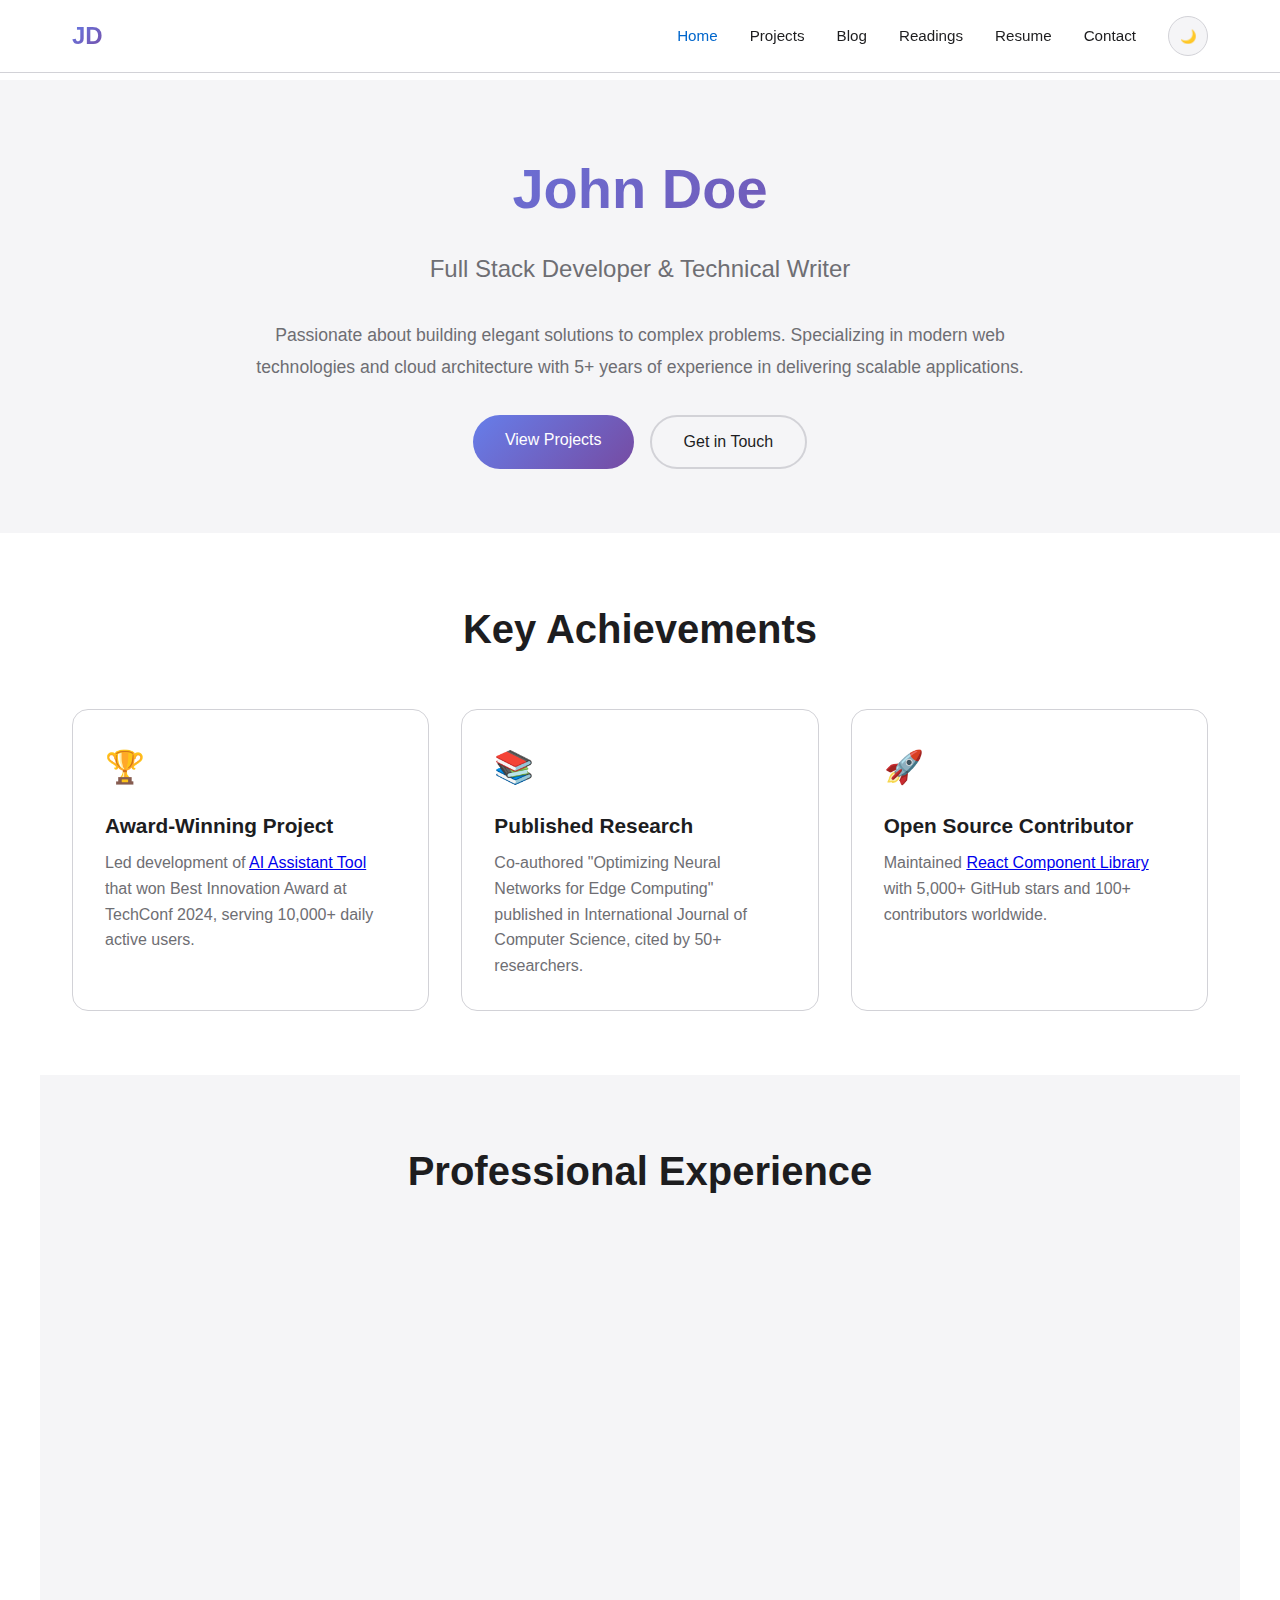
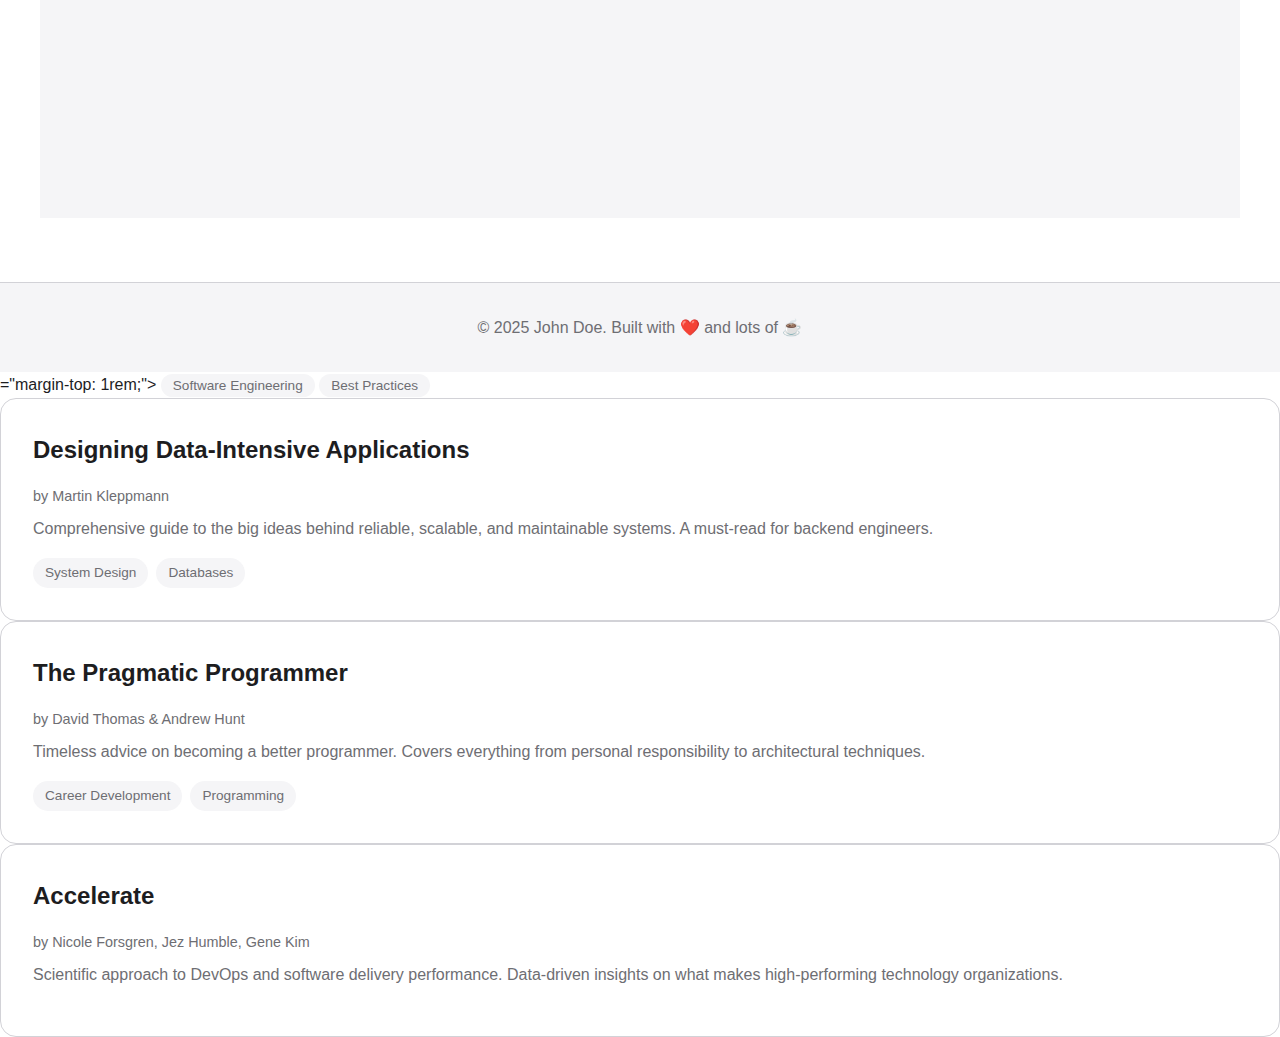
<file: index.html>
<!DOCTYPE html>
<html lang="en">
<head>
    <meta charset="UTF-8">
    <meta name="viewport" content="width=device-width, initial-scale=1.0">
    <title>John Doe - Portfolio</title>
    <style>
        * {
            margin: 0;
            padding: 0;
            box-sizing: border-box;
        }

        :root {
            --bg-primary: #ffffff;
            --bg-secondary: #f5f5f7;
            --bg-card: #ffffff;
            --text-primary: #1d1d1f;
            --text-secondary: #6e6e73;
            --text-link: #0066cc;
            --border-color: #d2d2d7;
            --shadow: 0 4px 6px -1px rgba(0,0,0,0.1);
            --gradient: linear-gradient(135deg, #667eea 0%, #764ba2 100%);
            --accent: #0066cc;
        }

        [data-theme="dark"] {
            --bg-primary: #000000;
            --bg-secondary: #161617;
            --bg-card: #1d1d1f;
            --text-primary: #f5f5f7;
            --text-secondary: #a1a1a6;
            --text-link: #2997ff;
            --border-color: #424245;
            --shadow: 0 4px 6px -1px rgba(0,0,0,0.4);
            --accent: #2997ff;
        }

        body {
            font-family: -apple-system, BlinkMacSystemFont, 'Segoe UI', Roboto, Oxygen, Ubuntu, Cantarell, sans-serif;
            background: var(--bg-primary);
            color: var(--text-primary);
            line-height: 1.6;
            transition: all 0.3s ease;
            overflow-x: hidden;
        }

        /* Navigation */
        nav {
            position: fixed;
            top: 0;
            width: 100%;
            background: rgba(255,255,255,0.8);
            backdrop-filter: blur(20px);
            -webkit-backdrop-filter: blur(20px);
            z-index: 1000;
            border-bottom: 1px solid var(--border-color);
            transition: all 0.3s ease;
        }

        [data-theme="dark"] nav {
            background: rgba(0,0,0,0.8);
        }

        .nav-container {
            max-width: 1200px;
            margin: 0 auto;
            padding: 1rem 2rem;
            display: flex;
            justify-content: space-between;
            align-items: center;
        }

        .nav-brand {
            font-size: 1.5rem;
            font-weight: 600;
            background: var(--gradient);
            -webkit-background-clip: text;
            -webkit-text-fill-color: transparent;
            text-decoration: none;
        }

        .nav-menu {
            display: flex;
            gap: 2rem;
            align-items: center;
            list-style: none;
        }

        .nav-link {
            color: var(--text-primary);
            text-decoration: none;
            font-size: 0.95rem;
            font-weight: 500;
            transition: color 0.3s ease;
            cursor: pointer;
        }

        .nav-link:hover {
            color: var(--accent);
        }

        .nav-link.active {
            color: var(--accent);
        }

        /* Theme Toggle */
        .theme-toggle {
            background: var(--bg-secondary);
            border: 1px solid var(--border-color);
            border-radius: 50%;
            width: 40px;
            height: 40px;
            display: flex;
            align-items: center;
            justify-content: center;
            cursor: pointer;
            transition: all 0.3s ease;
        }

        .theme-toggle:hover {
            transform: scale(1.1);
        }

        /* Main Content */
        .content {
            margin-top: 80px;
            min-height: calc(100vh - 80px);
            animation: fadeIn 0.6s ease;
        }

        .page {
            display: none;
            animation: slideIn 0.5s ease;
        }

        .page.active {
            display: block;
        }

        /* Hero Section */
        .hero {
            padding: 4rem 2rem;
            text-align: center;
            background: var(--bg-secondary);
        }

        .hero-content {
            max-width: 800px;
            margin: 0 auto;
        }

        .hero h1 {
            font-size: 3.5rem;
            font-weight: 700;
            margin-bottom: 1rem;
            background: var(--gradient);
            -webkit-background-clip: text;
            -webkit-text-fill-color: transparent;
            animation: slideDown 0.8s ease;
        }

        .hero .subtitle {
            font-size: 1.5rem;
            color: var(--text-secondary);
            margin-bottom: 2rem;
            animation: slideUp 0.8s ease;
        }

        .hero-description {
            font-size: 1.1rem;
            color: var(--text-secondary);
            line-height: 1.8;
            margin-bottom: 2rem;
        }

        .hero-cta {
            display: flex;
            gap: 1rem;
            justify-content: center;
            flex-wrap: wrap;
        }

        .btn {
            padding: 0.75rem 2rem;
            border-radius: 50px;
            text-decoration: none;
            font-weight: 500;
            transition: all 0.3s ease;
            display: inline-block;
            border: none;
            cursor: pointer;
        }

        .btn-primary {
            background: var(--gradient);
            color: white;
        }

        .btn-secondary {
            background: transparent;
            color: var(--text-primary);
            border: 2px solid var(--border-color);
        }

        .btn:hover {
            transform: translateY(-2px);
            box-shadow: var(--shadow);
        }

        /* Sections */
        .section {
            padding: 4rem 2rem;
            max-width: 1200px;
            margin: 0 auto;
        }

        .section-title {
            font-size: 2.5rem;
            font-weight: 600;
            margin-bottom: 3rem;
            text-align: center;
        }

        /* Key Achievements */
        .achievements {
            display: grid;
            grid-template-columns: repeat(auto-fit, minmax(300px, 1fr));
            gap: 2rem;
            margin-top: 3rem;
        }

        .achievement-card {
            background: var(--bg-card);
            padding: 2rem;
            border-radius: 16px;
            border: 1px solid var(--border-color);
            transition: all 0.3s ease;
        }

        .achievement-card:hover {
            transform: translateY(-5px);
            box-shadow: var(--shadow);
        }

        .achievement-icon {
            font-size: 2rem;
            margin-bottom: 1rem;
        }

        .achievement-title {
            font-size: 1.3rem;
            font-weight: 600;
            margin-bottom: 0.5rem;
        }

        .achievement-description {
            color: var(--text-secondary);
            line-height: 1.6;
        }

        /* Projects Grid */
        .projects-grid {
            display: grid;
            grid-template-columns: repeat(auto-fit, minmax(350px, 1fr));
            gap: 2rem;
        }

        .project-card {
            background: var(--bg-card);
            border-radius: 16px;
            overflow: hidden;
            border: 1px solid var(--border-color);
            transition: all 0.3s ease;
        }

        .project-card:hover {
            transform: translateY(-5px);
            box-shadow: var(--shadow);
        }

        .project-image {
            width: 100%;
            height: 200px;
            background: var(--gradient);
            display: flex;
            align-items: center;
            justify-content: center;
            font-size: 3rem;
        }

        .project-content {
            padding: 1.5rem;
        }

        .project-title {
            font-size: 1.3rem;
            font-weight: 600;
            margin-bottom: 0.5rem;
        }

        .project-title a {
            color: var(--text-primary);
            text-decoration: none;
            display: inline-flex;
            align-items: center;
            gap: 0.5rem;
        }

        .project-title a:hover {
            color: var(--accent);
        }

        .github-link {
            font-size: 0.9rem;
        }

        .project-description {
            color: var(--text-secondary);
            margin-bottom: 1rem;
        }

        .project-tech {
            display: flex;
            flex-wrap: wrap;
            gap: 0.5rem;
        }

        .tech-tag {
            background: var(--bg-secondary);
            padding: 0.25rem 0.75rem;
            border-radius: 20px;
            font-size: 0.85rem;
            color: var(--text-secondary);
        }

        /* Blog Section */
        .blog-grid {
            display: grid;
            grid-template-columns: repeat(auto-fit, minmax(350px, 1fr));
            gap: 2rem;
        }

        .blog-card {
            background: var(--bg-card);
            border-radius: 16px;
            padding: 2rem;
            border: 1px solid var(--border-color);
            transition: all 0.3s ease;
            cursor: pointer;
        }

        .blog-card:hover {
            transform: translateY(-5px);
            box-shadow: var(--shadow);
        }

        .blog-date {
            color: var(--text-secondary);
            font-size: 0.9rem;
            margin-bottom: 0.5rem;
        }

        .blog-title {
            font-size: 1.5rem;
            font-weight: 600;
            margin-bottom: 1rem;
            color: var(--text-primary);
        }

        .blog-excerpt {
            color: var(--text-secondary);
            line-height: 1.6;
            margin-bottom: 1rem;
        }

        .read-more {
            color: var(--accent);
            text-decoration: none;
            font-weight: 500;
        }

        /* Contact Section */
        .contact-container {
            max-width: 600px;
            margin: 0 auto;
            text-align: center;
        }

        .contact-info {
            display: flex;
            flex-direction: column;
            gap: 1.5rem;
            margin-top: 2rem;
        }

        .contact-item {
            display: flex;
            align-items: center;
            justify-content: center;
            gap: 1rem;
            font-size: 1.1rem;
        }

        .contact-item a {
            color: var(--accent);
            text-decoration: none;
        }

        .social-links {
            display: flex;
            gap: 1.5rem;
            justify-content: center;
            margin-top: 2rem;
        }

        .social-link {
            width: 50px;
            height: 50px;
            display: flex;
            align-items: center;
            justify-content: center;
            background: var(--bg-secondary);
            border-radius: 50%;
            color: var(--text-primary);
            text-decoration: none;
            transition: all 0.3s ease;
            border: 1px solid var(--border-color);
        }

        .social-link:hover {
            transform: scale(1.1);
            background: var(--accent);
            color: white;
        }

        /* Animations */
        @keyframes fadeIn {
            from { opacity: 0; }
            to { opacity: 1; }
        }

        @keyframes slideIn {
            from { transform: translateX(20px); opacity: 0; }
            to { transform: translateX(0); opacity: 1; }
        }

        @keyframes slideDown {
            from { transform: translateY(-20px); opacity: 0; }
            to { transform: translateY(0); opacity: 1; }
        }

        @keyframes slideUp {
            from { transform: translateY(20px); opacity: 0; }
            to { transform: translateY(0); opacity: 1; }
        }

        /* Responsive */
        @media (max-width: 768px) {
            .nav-menu {
                flex-direction: column;
                gap: 1rem;
            }

            .hero h1 {
                font-size: 2.5rem;
            }

            .hero .subtitle {
                font-size: 1.2rem;
            }

            .section-title {
                font-size: 2rem;
            }
        }

        /* Footer */
        footer {
            background: var(--bg-secondary);
            padding: 2rem;
            text-align: center;
            border-top: 1px solid var(--border-color);
            margin-top: 4rem;
        }

        .footer-text {
            color: var(--text-secondary);
        }
    </style>
</head>
<body>
    <!-- Navigation -->
    <nav>
        <div class="nav-container">
            <a href="#" class="nav-brand">JD</a>
            <ul class="nav-menu">
                <li><a class="nav-link active" data-page="home">Home</a></li>
                <li><a class="nav-link" data-page="projects">Projects</a></li>
                <li><a class="nav-link" data-page="blog">Blog</a></li>
                <li><a class="nav-link" data-page="readings">Readings</a></li>
                <li><a class="nav-link" data-page="resume">Resume</a></li>
                <li><a class="nav-link" data-page="contact">Contact</a></li>
                <li>
                    <button class="theme-toggle" onclick="toggleTheme()">
                        <span id="theme-icon">🌙</span>
                    </button>
                </li>
            </ul>
        </div>
    </nav>

    <!-- Main Content -->
    <div class="content">
        <!-- Home Page -->
        <div id="home" class="page active">
            <section class="hero">
                <div class="hero-content">
                    <h1>John Doe</h1>
                    <p class="subtitle">Full Stack Developer & Technical Writer</p>
                    <p class="hero-description">
                        Passionate about building elegant solutions to complex problems. 
                        Specializing in modern web technologies and cloud architecture with 
                        5+ years of experience in delivering scalable applications.
                    </p>
                    <div class="hero-cta">
                        <a href="#" class="btn btn-primary" onclick="showPage('projects')">View Projects</a>
                        <a href="#" class="btn btn-secondary" onclick="showPage('contact')">Get in Touch</a>
                    </div>
                </div>
            </section>

            <section class="section">
                <h2 class="section-title">Key Achievements</h2>
                <div class="achievements">
                    <div class="achievement-card">
                        <div class="achievement-icon">🏆</div>
                        <h3 class="achievement-title">Award-Winning Project</h3>
                        <p class="achievement-description">
                            Led development of <a href="https://github.com/yourusername/ai-assistant" target="_blank">AI Assistant Tool</a> 
                            that won Best Innovation Award at TechConf 2024, serving 10,000+ daily active users.
                        </p>
                    </div>
                    <div class="achievement-card">
                        <div class="achievement-icon">📚</div>
                        <h3 class="achievement-title">Published Research</h3>
                        <p class="achievement-description">
                            Co-authored "Optimizing Neural Networks for Edge Computing" published in 
                            International Journal of Computer Science, cited by 50+ researchers.
                        </p>
                    </div>
                    <div class="achievement-card">
                        <div class="achievement-icon">🚀</div>
                        <h3 class="achievement-title">Open Source Contributor</h3>
                        <p class="achievement-description">
                            Maintained <a href="https://github.com/yourusername/react-components" target="_blank">React Component Library</a> 
                            with 5,000+ GitHub stars and 100+ contributors worldwide.
                        </p>
                    </div>
                </div>
            </section>

            <section class="section" style="background: var(--bg-secondary);">
                <h2 class="section-title">Professional Experience</h2>
                <div style="max-width: 800px; margin: 0 auto;">
                    <div class="achievement-card" style="margin-bottom: 2rem;">
                        <h3 style="font-size: 1.3rem; margin-bottom: 0.5rem;">Senior Full Stack Developer</h3>
                        <p style="color: var(--text-secondary); margin-bottom: 1rem;">Tech Corp • 2022 - Present</p>
                        <ul style="color: var(--text-secondary); line-height: 1.8; padding-left: 1.5rem;">
                            <li>Architected microservices infrastructure serving 1M+ requests daily</li>
                            <li>Led team of 5 developers in agile environment</li>
                            <li>Reduced deployment time by 60% through CI/CD optimization</li>
                        </ul>
                    </div>
                    <div class="achievement-card">
                        <h3 style="font-size: 1.3rem; margin-bottom: 0.5rem;">Software Engineer</h3>
                        <p style="color: var(--text-secondary); margin-bottom: 1rem;">StartupXYZ • 2020 - 2022</p>
                        <ul style="color: var(--text-secondary); line-height: 1.8; padding-left: 1.5rem;">
                            <li>Built real-time analytics dashboard using React and D3.js</li>
                            <li>Implemented REST APIs handling 10,000+ requests per minute</li>
                            <li>Mentored 3 junior developers and conducted code reviews</li>
                        </ul>
                    </div>
                </div>
            </section>
        </div>

        <!-- Projects Page -->
        <div id="projects" class="page">
            <section class="section">
                <h2 class="section-title">Featured Projects</h2>
                <div class="projects-grid">
                    <div class="project-card">
                        <div class="project-image">🤖</div>
                        <div class="project-content">
                            <h3 class="project-title">
                                <a href="https://github.com/yourusername/ai-chatbot" target="_blank">
                                    AI Chatbot Platform <span class="github-link">↗</span>
                                </a>
                            </h3>
                            <p class="project-description">
                                Intelligent chatbot platform using GPT-4 API with custom training capabilities. 
                                Features real-time responses and multi-language support.
                            </p>
                            <div class="project-tech">
                                <span class="tech-tag">React</span>
                                <span class="tech-tag">Node.js</span>
                                <span class="tech-tag">OpenAI</span>
                                <span class="tech-tag">MongoDB</span>
                            </div>
                        </div>
                    </div>
                    <div class="project-card">
                        <div class="project-image">📊</div>
                        <div class="project-content">
                            <h3 class="project-title">
                                <a href="https://github.com/yourusername/analytics-dashboard" target="_blank">
                                    Analytics Dashboard <span class="github-link">↗</span>
                                </a>
                            </h3>
                            <p class="project-description">
                                Real-time data visualization dashboard with advanced filtering and export capabilities. 
                                Processes millions of data points efficiently.
                            </p>
                            <div class="project-tech">
                                <span class="tech-tag">Vue.js</span>
                                <span class="tech-tag">D3.js</span>
                                <span class="tech-tag">Python</span>
                                <span class="tech-tag">PostgreSQL</span>
                            </div>
                        </div>
                    </div>
                    <div class="project-card">
                        <div class="project-image">🛒</div>
                        <div class="project-content">
                            <h3 class="project-title">
                                <a href="https://github.com/yourusername/ecommerce-platform" target="_blank">
                                    E-Commerce Platform <span class="github-link">↗</span>
                                </a>
                            </h3>
                            <p class="project-description">
                                Full-featured e-commerce solution with payment integration, inventory management, 
                                and automated order processing.
                            </p>
                            <div class="project-tech">
                                <span class="tech-tag">Next.js</span>
                                <span class="tech-tag">Stripe</span>
                                <span class="tech-tag">Redis</span>
                                <span class="tech-tag">AWS</span>
                            </div>
                        </div>
                    </div>
                    <div class="project-card">
                        <div class="project-image">🎮</div>
                        <div class="project-content">
                            <h3 class="project-title">
                                <a href="https://github.com/yourusername/game-engine" target="_blank">
                                    2D Game Engine <span class="github-link">↗</span>
                                </a>
                            </h3>
                            <p class="project-description">
                                Lightweight 2D game engine built from scratch with physics simulation, 
                                particle systems, and audio management.
                            </p>
                            <div class="project-tech">
                                <span class="tech-tag">TypeScript</span>
                                <span class="tech-tag">WebGL</span>
                                <span class="tech-tag">Canvas API</span>
                            </div>
                        </div>
                    </div>
                    <div class="project-card">
                        <div class="project-image">🔒</div>
                        <div class="project-content">
                            <h3 class="project-title">
                                <a href="https://github.com/yourusername/password-manager" target="_blank">
                                    Secure Password Manager <span class="github-link">↗</span>
                                </a>
                            </h3>
                            <p class="project-description">
                                End-to-end encrypted password manager with biometric authentication 
                                and secure cloud sync across devices.
                            </p>
                            <div class="project-tech">
                                <span class="tech-tag">Electron</span>
                                <span class="tech-tag">Crypto.js</span>
                                <span class="tech-tag">SQLite</span>
                            </div>
                        </div>
                    </div>
                    <div class="project-card">
                        <div class="project-image">📱</div>
                        <div class="project-content">
                            <h3 class="project-title">
                                <a href="https://github.com/yourusername/fitness-tracker" target="_blank">
                                    Fitness Tracker App <span class="github-link">↗</span>
                                </a>
                            </h3>
                            <p class="project-description">
                                Cross-platform mobile app for tracking workouts, nutrition, and health metrics 
                                with social features and challenges.
                            </p>
                            <div class="project-tech">
                                <span class="tech-tag">React Native</span>
                                <span class="tech-tag">Firebase</span>
                                <span class="tech-tag">GraphQL</span>
                            </div>
                        </div>
                    </div>
                </div>
            </section>
        </div>

        <!-- Blog Page -->
        <div id="blog" class="page">
            <section class="section">
                <h2 class="section-title">Technical Writing</h2>
                <div class="blog-grid">
                    <article class="blog-card">
                        <p class="blog-date">January 15, 2025</p>
                        <h3 class="blog-title">Building Scalable Microservices with Kubernetes</h3>
                        <p class="blog-excerpt">
                            A comprehensive guide to designing, deploying, and managing microservices 
                            architecture using Kubernetes, including best practices for service mesh and observability.
                        </p>
                        <a href="#" class="read-more">Read more →</a>
                    </article>
                    <article class="blog-card">
                        <p class="blog-date">December 28, 2024</p>
                        <h3 class="blog-title">The Future of Web Development: Web3 and Beyond</h3>
                        <p class="blog-excerpt">
                            Exploring the intersection of traditional web development and blockchain technology, 
                            and what it means for developers in 2025.
                        </p>
                        <a href="#" class="read-more">Read more →</a>
                    </article>
                    <article class="blog-card">
                        <p class="blog-date">December 10, 2024</p>
                        <h3 class="blog-title">Optimizing React Performance: Advanced Techniques</h3>
                        <p class="blog-excerpt">
                            Deep dive into React performance optimization including code splitting, 
                            lazy loading, memoization, and virtual scrolling implementation.
                        </p>
                        <a href="#" class="read-more">Read more →</a>
                    </article>
                    <article class="blog-card">
                        <p class="blog-date">November 22, 2024</p>
                        <h3 class="blog-title">TypeScript Best Practices for Large-Scale Applications</h3>
                        <p class="blog-excerpt">
                            Learn how to leverage TypeScript's advanced features to build maintainable 
                            and type-safe applications at scale.
                        </p>
                        <a href="#" class="read-more">Read more →</a>
                    </article>
                    <article class="blog-card">
                        <p class="blog-date">November 5, 2024</p>
                        <h3 class="blog-title">GraphQL vs REST: A Practical Comparison</h3>
                        <p class="blog-excerpt">
                            Real-world analysis of when to choose GraphQL over REST APIs, 
                            with performance benchmarks and implementation examples.
                        </p>
                        <a href="#" class="read-more">Read more →</a>
                    </article>
                    <article class="blog-card">
                        <p class="blog-date">October 18, 2024</p>
                        <h3 class="blog-title">Implementing CI/CD Pipelines with GitHub Actions</h3>
                        <p class="blog-excerpt">
                            Step-by-step guide to setting up automated testing, building, and deployment 
                            workflows using GitHub Actions for modern applications.
                        </p>
                        <a href="#" class="read-more">Read more →</a>
                    </article>
                </div>
            </section>
        </div>

        <!-- Readings Page -->
        <div id="readings" class="page">
            <section class="section">
                <h2 class="section-title">Recommended Readings</h2>
                <div class="blog-grid">
                    <div class="blog-card">
                        <h3 class="blog-title">Clean Code</h3>
                        <p class="blog-date">by Robert C. Martin</p>
                        <p class="blog-excerpt">
                            Essential reading for writing maintainable, readable code. This book transformed 
                            how I approach software craftsmanship and code quality.
                        </p>
                        <div class="project-tech" style="margin-top: 1rem;">
                            <span class="tech-tag">DevOps</span>
                            <span class="tech-tag">Performance</span>
                        </div>
                    </div>
                    <div class="blog-card">
                        <h3 class="blog-title">You Don't Know JS</h3>
                        <p class="blog-date">by Kyle Simpson</p>
                        <p class="blog-excerpt">
                            Deep dive into JavaScript's core mechanisms. This series helped me truly understand 
                            closures, prototypes, and async patterns.
                        </p>
                        <div class="project-tech" style="margin-top: 1rem;">
                            <span class="tech-tag">JavaScript</span>
                            <span class="tech-tag">Web Development</span>
                        </div>
                    </div>
                    <div class="blog-card">
                        <h3 class="blog-title">Site Reliability Engineering</h3>
                        <p class="blog-date">by Google SRE Team</p>
                        <p class="blog-excerpt">
                            How Google runs production systems at enormous scale. Invaluable lessons on 
                            reliability, monitoring, and incident management.
                        </p>
                        <div class="project-tech" style="margin-top: 1rem;">
                            <span class="tech-tag">SRE</span>
                            <span class="tech-tag">Operations</span>
                        </div>
                    </div>
                </div>
            </section>
        </div>

        <!-- Resume Page -->
        <div id="resume" class="page">
            <section class="section">
                <h2 class="section-title">Resume</h2>
                <div style="max-width: 800px; margin: 0 auto;">
                    <div class="achievement-card" style="text-align: center; margin-bottom: 2rem;">
                        <h3 style="font-size: 1.5rem; margin-bottom: 1rem;">John Doe</h3>
                        <p style="color: var(--text-secondary);">Full Stack Developer | Technical Writer | Open Source Contributor</p>
                    </div>

                    <div class="achievement-card" style="margin-bottom: 2rem;">
                        <h3 style="font-size: 1.3rem; margin-bottom: 1rem; color: var(--accent);">Education</h3>
                        <div style="margin-bottom: 1rem;">
                            <h4 style="font-size: 1.1rem;">Master of Science in Computer Science</h4>
                            <p style="color: var(--text-secondary);">Stanford University • 2018 - 2020</p>
                            <p style="color: var(--text-secondary); margin-top: 0.5rem;">GPA: 3.9/4.0 • Focus: Machine Learning & Distributed Systems</p>
                        </div>
                        <div>
                            <h4 style="font-size: 1.1rem;">Bachelor of Science in Software Engineering</h4>
                            <p style="color: var(--text-secondary);">MIT • 2014 - 2018</p>
                            <p style="color: var(--text-secondary); margin-top: 0.5rem;">Summa Cum Laude • Dean's List All Semesters</p>
                        </div>
                    </div>

                    <div class="achievement-card" style="margin-bottom: 2rem;">
                        <h3 style="font-size: 1.3rem; margin-bottom: 1rem; color: var(--accent);">Technical Skills</h3>
                        <div style="display: grid; gap: 1rem;">
                            <div>
                                <strong>Languages:</strong> JavaScript/TypeScript, Python, Java, Go, Rust, SQL
                            </div>
                            <div>
                                <strong>Frontend:</strong> React, Vue.js, Next.js, Angular, Svelte, Tailwind CSS
                            </div>
                            <div>
                                <strong>Backend:</strong> Node.js, Express, Django, Spring Boot, GraphQL, REST
                            </div>
                            <div>
                                <strong>Databases:</strong> PostgreSQL, MongoDB, Redis, Elasticsearch, DynamoDB
                            </div>
                            <div>
                                <strong>Cloud/DevOps:</strong> AWS, GCP, Azure, Docker, Kubernetes, CI/CD, Terraform
                            </div>
                            <div>
                                <strong>Tools:</strong> Git, Jest, Webpack, Vite, Jenkins, Prometheus, Grafana
                            </div>
                        </div>
                    </div>

                    <div class="achievement-card" style="margin-bottom: 2rem;">
                        <h3 style="font-size: 1.3rem; margin-bottom: 1rem; color: var(--accent);">Certifications</h3>
                        <ul style="line-height: 1.8; padding-left: 1.5rem;">
                            <li>AWS Certified Solutions Architect - Professional</li>
                            <li>Google Cloud Professional Cloud Developer</li>
                            <li>Certified Kubernetes Administrator (CKA)</li>
                            <li>MongoDB Certified Developer Associate</li>
                        </ul>
                    </div>

                    <div style="text-align: center; margin-top: 3rem;">
                        <a href="#" class="btn btn-primary">Download PDF Resume</a>
                    </div>
                </div>
            </section>
        </div>

        <!-- Contact Page -->
        <div id="contact" class="page">
            <section class="section">
                <h2 class="section-title">Get In Touch</h2>
                <div class="contact-container">
                    <p style="font-size: 1.2rem; color: var(--text-secondary); margin-bottom: 2rem;">
                        I'm always interested in hearing about new opportunities and interesting projects. 
                        Feel free to reach out if you'd like to connect!
                    </p>
                    <div class="contact-info">
                        <div class="contact-item">
                            <span>📧</span>
                            <a href="mailto:john.doe@example.com">john.doe@example.com</a>
                        </div>
                        <div class="contact-item">
                            <span>📱</span>
                            <a href="tel:+1234567890">+1 (234) 567-890</a>
                        </div>
                        <div class="contact-item">
                            <span>📍</span>
                            <span>San Francisco, CA</span>
                        </div>
                    </div>
                    <div class="social-links">
                        <a href="https://github.com/yourusername" target="_blank" class="social-link" title="GitHub">
                            <svg width="24" height="24" fill="currentColor" viewBox="0 0 24 24">
                                <path d="M12 0C5.374 0 0 5.373 0 12c0 5.302 3.438 9.8 8.207 11.387.599.111.793-.261.793-.577v-2.234c-3.338.726-4.033-1.416-4.033-1.416-.546-1.387-1.333-1.756-1.333-1.756-1.089-.745.083-.729.083-.729 1.205.084 1.839 1.237 1.839 1.237 1.07 1.834 2.807 1.304 3.492.997.107-.775.418-1.305.762-1.604-2.665-.305-5.467-1.334-5.467-5.931 0-1.311.469-2.381 1.236-3.221-.124-.303-.535-1.524.117-3.176 0 0 1.008-.322 3.301 1.23A11.509 11.509 0 0112 5.803c1.02.005 2.047.138 3.006.404 2.291-1.552 3.297-1.23 3.297-1.23.653 1.653.242 2.874.118 3.176.77.84 1.235 1.911 1.235 3.221 0 4.609-2.807 5.624-5.479 5.921.43.372.823 1.102.823 2.222v3.293c0 .319.192.694.801.576C20.566 21.797 24 17.3 24 12c0-6.627-5.373-12-12-12z"/>
                            </svg>
                        </a>
                        <a href="https://linkedin.com/in/johndoe" target="_blank" class="social-link" title="LinkedIn">
                            <svg width="24" height="24" fill="currentColor" viewBox="0 0 24 24">
                                <path d="M20.447 20.452h-3.554v-5.569c0-1.328-.027-3.037-1.852-3.037-1.853 0-2.136 1.445-2.136 2.939v5.667H9.351V9h3.414v1.561h.046c.477-.9 1.637-1.85 3.37-1.85 3.601 0 4.267 2.37 4.267 5.455v6.286zM5.337 7.433c-1.144 0-2.063-.926-2.063-2.065 0-1.138.92-2.063 2.063-2.063 1.14 0 2.064.925 2.064 2.063 0 1.139-.925 2.065-2.064 2.065zm1.782 13.019H3.555V9h3.564v11.452zM22.225 0H1.771C.792 0 0 .774 0 1.729v20.542C0 23.227.792 24 1.771 24h20.451C23.2 24 24 23.227 24 22.271V1.729C24 .774 23.2 0 22.222 0h.003z"/>
                            </svg>
                        </a>
                        <a href="https://twitter.com/johndoe" target="_blank" class="social-link" title="Twitter">
                            <svg width="24" height="24" fill="currentColor" viewBox="0 0 24 24">
                                <path d="M23.953 4.57a10 10 0 01-2.825.775 4.958 4.958 0 002.163-2.723c-.951.555-2.005.959-3.127 1.184a4.92 4.92 0 00-8.384 4.482C7.69 8.095 4.067 6.13 1.64 3.162a4.822 4.822 0 00-.666 2.475c0 1.71.87 3.213 2.188 4.096a4.904 4.904 0 01-2.228-.616v.06a4.923 4.923 0 003.946 4.827 4.996 4.996 0 01-2.212.085 4.936 4.936 0 004.604 3.417 9.867 9.867 0 01-6.102 2.105c-.39 0-.779-.023-1.17-.067a13.995 13.995 0 007.557 2.209c9.053 0 13.998-7.496 13.998-13.985 0-.21 0-.42-.015-.63A9.935 9.935 0 0024 4.59z"/>
                            </svg>
                        </a>
                        <a href="https://dev.to/johndoe" target="_blank" class="social-link" title="Dev.to">
                            <svg width="24" height="24" fill="currentColor" viewBox="0 0 24 24">
                                <path d="M7.42 10.05c-.18-.16-.46-.23-.84-.23H6l.02 2.44.04 2.45.56-.02c.41 0 .63-.07.83-.26.24-.24.26-.36.26-2.2 0-1.91-.02-1.96-.29-2.18zM0 4.94v14.12h24V4.94H0zM8.56 15.3c-.44.58-1.06.77-2.53.77H4.71V8.53h1.4c1.67 0 2.16.18 2.6.9.27.43.29.6.32 2.57.05 2.23-.02 2.73-.47 3.3zm5.09-5.47h-2.47v1.77h1.52v1.28l-.72.04-.75.03v1.77l1.22.03 1.2.04v1.28h-1.6c-1.53 0-1.6-.01-1.87-.3l-.3-.28v-3.16c0-3.02.01-3.18.25-3.48.23-.31.25-.31 1.88-.31h1.64v1.3zm4.68 5.45c-.17.43-.64.79-1 .79-.18 0-.45-.15-.67-.39-.32-.32-.45-.63-.82-2.08l-.9-3.39-.45-1.67h.76c.4 0 .75.02.75.05 0 .06 1.16 4.54 1.26 4.83.04.15.32-.7.73-2.3l.66-2.52.74-.04c.4-.02.73 0 .73.04 0 .14-1.67 6.38-1.8 6.68z"/>
                            </svg>
                        </a>
                    </div>
                </div>
            </section>
        </div>
    </div>

    <!-- Footer -->
    <footer>
        <p class="footer-text">© 2025 John Doe. Built with ❤️ and lots of ☕</p>
    </footer>

    <script>
        // Theme Toggle
        function toggleTheme() {
            const html = document.documentElement;
            const themeIcon = document.getElementById('theme-icon');
            
            if (html.getAttribute('data-theme') === 'dark') {
                html.removeAttribute('data-theme');
                themeIcon.textContent = '🌙';
                localStorage.setItem('theme', 'light');
            } else {
                html.setAttribute('data-theme', 'dark');
                themeIcon.textContent = '☀️';
                localStorage.setItem('theme', 'dark');
            }
        }

        // Load saved theme
        const savedTheme = localStorage.getItem('theme');
        if (savedTheme === 'dark') {
            document.documentElement.setAttribute('data-theme', 'dark');
            document.getElementById('theme-icon').textContent = '☀️';
        }

        // Page Navigation
        function showPage(pageId) {
            // Hide all pages
            const pages = document.querySelectorAll('.page');
            pages.forEach(page => page.classList.remove('active'));
            
            // Show selected page
            const selectedPage = document.getElementById(pageId);
            if (selectedPage) {
                selectedPage.classList.add('active');
            }
            
            // Update nav links
            const navLinks = document.querySelectorAll('.nav-link');
            navLinks.forEach(link => {
                link.classList.remove('active');
                if (link.getAttribute('data-page') === pageId) {
                    link.classList.add('active');
                }
            });
            
            // Scroll to top
            window.scrollTo({ top: 0, behavior: 'smooth' });
        }

        // Add click listeners to nav links
        document.querySelectorAll('.nav-link').forEach(link => {
            link.addEventListener('click', (e) => {
                e.preventDefault();
                const pageId = link.getAttribute('data-page');
                showPage(pageId);
            });
        });

        // Smooth scroll animation on page load
        window.addEventListener('load', () => {
            document.body.style.opacity = '0';
            setTimeout(() => {
                document.body.style.transition = 'opacity 0.5s ease';
                document.body.style.opacity = '1';
            }, 100);
        });

        // Add intersection observer for fade-in animations
        const observerOptions = {
            threshold: 0.1,
            rootMargin: '0px 0px -50px 0px'
        };

        const observer = new IntersectionObserver((entries) => {
            entries.forEach(entry => {
                if (entry.isIntersecting) {
                    entry.target.style.opacity = '1';
                    entry.target.style.transform = 'translateY(0)';
                }
            });
        }, observerOptions);

        // Observe all cards
        document.querySelectorAll('.achievement-card, .project-card, .blog-card').forEach(card => {
            card.style.opacity = '0';
            card.style.transform = 'translateY(20px)';
            card.style.transition = 'opacity 0.5s ease, transform 0.5s ease';
            observer.observe(card);
        });
    </script>
</body>
</html>="margin-top: 1rem;">
                            <span class="tech-tag">Software Engineering</span>
                            <span class="tech-tag">Best Practices</span>
                        </div>
                    </div>
                    <div class="blog-card">
                        <h3 class="blog-title">Designing Data-Intensive Applications</h3>
                        <p class="blog-date">by Martin Kleppmann</p>
                        <p class="blog-excerpt">
                            Comprehensive guide to the big ideas behind reliable, scalable, and maintainable systems. 
                            A must-read for backend engineers.
                        </p>
                        <div class="project-tech" style="margin-top: 1rem;">
                            <span class="tech-tag">System Design</span>
                            <span class="tech-tag">Databases</span>
                        </div>
                    </div>
                    <div class="blog-card">
                        <h3 class="blog-title">The Pragmatic Programmer</h3>
                        <p class="blog-date">by David Thomas & Andrew Hunt</p>
                        <p class="blog-excerpt">
                            Timeless advice on becoming a better programmer. Covers everything from personal 
                            responsibility to architectural techniques.
                        </p>
                        <div class="project-tech" style="margin-top: 1rem;">
                            <span class="tech-tag">Career Development</span>
                            <span class="tech-tag">Programming</span>
                        </div>
                    </div>
                    <div class="blog-card">
                        <h3 class="blog-title">Accelerate</h3>
                        <p class="blog-date">by Nicole Forsgren, Jez Humble, Gene Kim</p>
                        <p class="blog-excerpt">
                            Scientific approach to DevOps and software delivery performance. Data-driven insights 
                            on what makes high-performing technology organizations.
                        </p>
                        <div class="project-tech" style
</file>
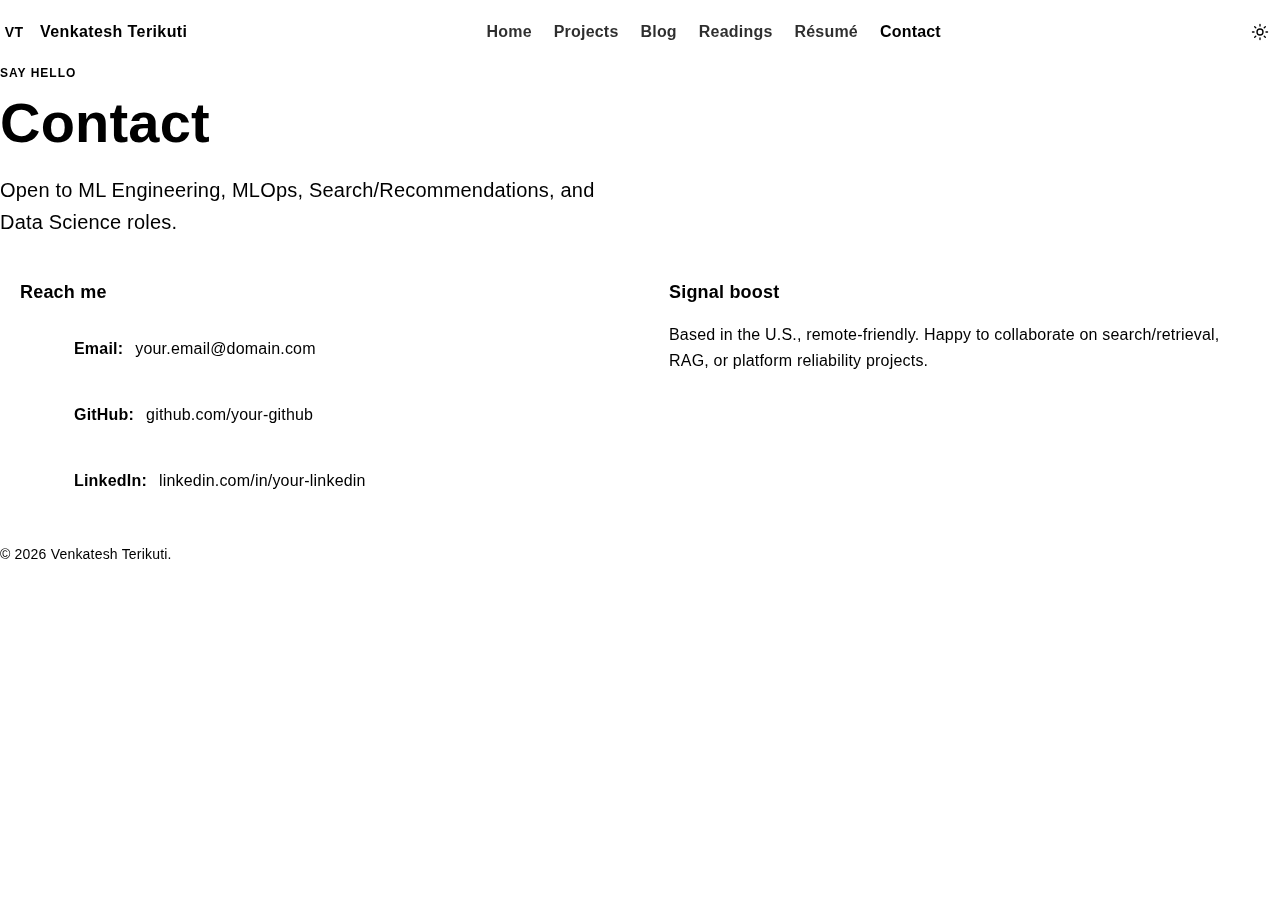
<file: contact.html>
<!-- ===============================
= file: contact.html
================================ -->
<!doctype html>
<html lang="en" data-theme="auto">
  <head>
    <meta charset="utf-8" />
    <meta name="viewport" content="width=device-width, initial-scale=1" />
    <title>Contact — Venkatesh Terikuti</title>
    <meta name="description" content="Contact Venkatesh Terikuti">
    <link rel="stylesheet" href="assets/site.css" />
  </head>
  <body>
    <a class="skip-link" href="#main">Skip to main content</a>
    <header class="header">
      <div class="container nav">
        <a class="brand" href="/">
          <div class="brand-mark" aria-hidden="true">VT</div>
          <div>Venkatesh Terikuti</div>
        </a>
        <nav aria-label="Primary">
          <ul>
            <li><a href="/">Home</a></li>
            <li><a href="projects.html">Projects</a></li>
            <li><a href="writing.html">Blog</a></li>
            <li><a href="readings.html">Readings</a></li>
            <li><a href="resume.html">Résumé</a></li>
            <li><a class="active" href="contact.html">Contact</a></li>
          </ul>
        </nav>
        <div class="actions">
          <button id="themeToggle" class="icon-btn" aria-label="Toggle light/dark theme" title="Toggle theme"></button>
        </div>
      </div>
    </header>

    <main id="main">
      <section class="container hero">
        <div class="eyebrow">Say hello</div>
        <h1 class="title">Contact</h1>
        <p class="lead">Open to ML Engineering, MLOps, Search/Recommendations, and Data Science roles.</p>
      </section>

      <section>
        <div class="container grid cols-2">
          <div class="card">
            <h3>Reach me</h3>
            <ul class="list">
              <li class="list-item"><strong>Email:</strong> <a href="mailto:your.email@domain.com">your.email@domain.com</a></li>
              <li class="list-item"><strong>GitHub:</strong> <a href="https://github.com/your-github" target="_blank" rel="noreferrer noopener">github.com/your-github</a></li>
              <li class="list-item"><strong>LinkedIn:</strong> <a href="https://www.linkedin.com/in/your-linkedin" target="_blank" rel="noreferrer noopener">linkedin.com/in/your-linkedin</a></li>
            </ul>
          </div>
          <div class="card">
            <h3>Signal boost</h3>
            <p>Based in the U.S., remote‑friendly. Happy to collaborate on search/retrieval, RAG, or platform reliability projects.</p>
          </div>
        </div>
      </section>
    </main>

    <footer><div class="container">© <span id="year"></span> Venkatesh Terikuti.</div></footer>
    <script src="assets/site.js"></script>
  </body>
</html>
</file>
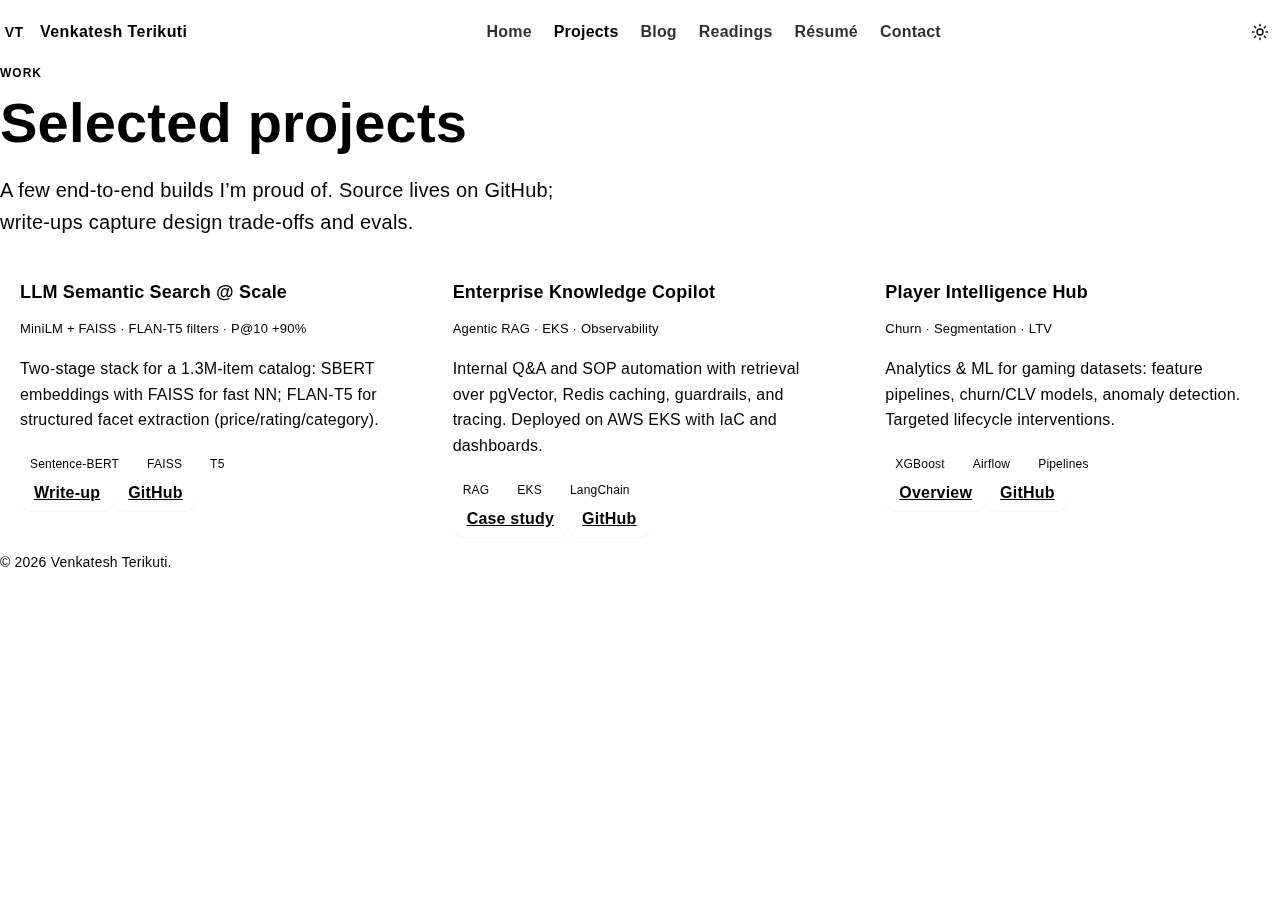
<file: projects.html>
<!-- ===============================
= file: projects.html
================================ -->
<!doctype html>
<html lang="en" data-theme="auto">
  <head>
    <meta charset="utf-8" />
    <meta name="viewport" content="width=device-width, initial-scale=1" />
    <title>Projects — Venkatesh Terikuti</title>
    <meta name="description" content="Selected ML and data projects by Venkatesh Terikuti.">
    <link rel="stylesheet" href="assets/site.css" />
  </head>
  <body>
    <a class="skip-link" href="#main">Skip to main content</a>
    <header class="header">
      <div class="container nav">
        <a class="brand" href="index.html">
          <div class="brand-mark" aria-hidden="true">VT</div>
          <div>Venkatesh Terikuti</div>
        </a>
        <nav aria-label="Primary">
          <ul>
            <li><a href="index.html">Home</a></li>
            <li><a class="active" href="projects.html">Projects</a></li>
            <li><a href="writing.html">Blog</a></li>
            <li><a href="readings.html">Readings</a></li>
            <li><a href="resume.html">Résumé</a></li>
            <li><a href="contact.html">Contact</a></li>
          </ul>
        </nav>
        <div class="actions">
          <button id="themeToggle" class="icon-btn" aria-label="Toggle light/dark theme" title="Toggle theme"></button>
        </div>
      </div>
    </header>

    <main id="main">
      <section class="container hero">
        <div class="eyebrow">Work</div>
        <h1 class="title">Selected projects</h1>
        <p class="lead">A few end‑to‑end builds I’m proud of. Source lives on GitHub; write‑ups capture design trade‑offs and evals.</p>
      </section>

      <section>
        <div class="container grid cols-3">
          <article class="card">
            <h3>LLM Semantic Search @ Scale</h3>
            <p class="meta">MiniLM + FAISS · FLAN‑T5 filters · P@10 +90%</p>
            <p>Two‑stage stack for a 1.3M‑item catalog: SBERT embeddings with FAISS for fast NN; FLAN‑T5 for structured facet extraction (price/rating/category).</p>
            <div class="tags"><span class="tag">Sentence‑BERT</span><span class="tag">FAISS</span><span class="tag">T5</span></div>
            <div class="actions-row"><a class="btn" href="#">Write‑up</a><a class="btn" href="#">GitHub</a></div>
          </article>
          <article class="card">
            <h3>Enterprise Knowledge Copilot</h3>
            <p class="meta">Agentic RAG · EKS · Observability</p>
            <p>Internal Q&A and SOP automation with retrieval over pgVector, Redis caching, guardrails, and tracing. Deployed on AWS EKS with IaC and dashboards.</p>
            <div class="tags"><span class="tag">RAG</span><span class="tag">EKS</span><span class="tag">LangChain</span></div>
            <div class="actions-row"><a class="btn" href="#">Case study</a><a class="btn" href="#">GitHub</a></div>
          </article>
          <article class="card">
            <h3>Player Intelligence Hub</h3>
            <p class="meta">Churn · Segmentation · LTV</p>
            <p>Analytics & ML for gaming datasets: feature pipelines, churn/CLV models, anomaly detection. Targeted lifecycle interventions.</p>
            <div class="tags"><span class="tag">XGBoost</span><span class="tag">Airflow</span><span class="tag">Pipelines</span></div>
            <div class="actions-row"><a class="btn" href="#">Overview</a><a class="btn" href="#">GitHub</a></div>
          </article>
        </div>
      </section>
    </main>

    <footer><div class="container">© <span id="year"></span> Venkatesh Terikuti.</div></footer>
    <script src="assets/site.js"></script>
  </body>
</html>
</file>
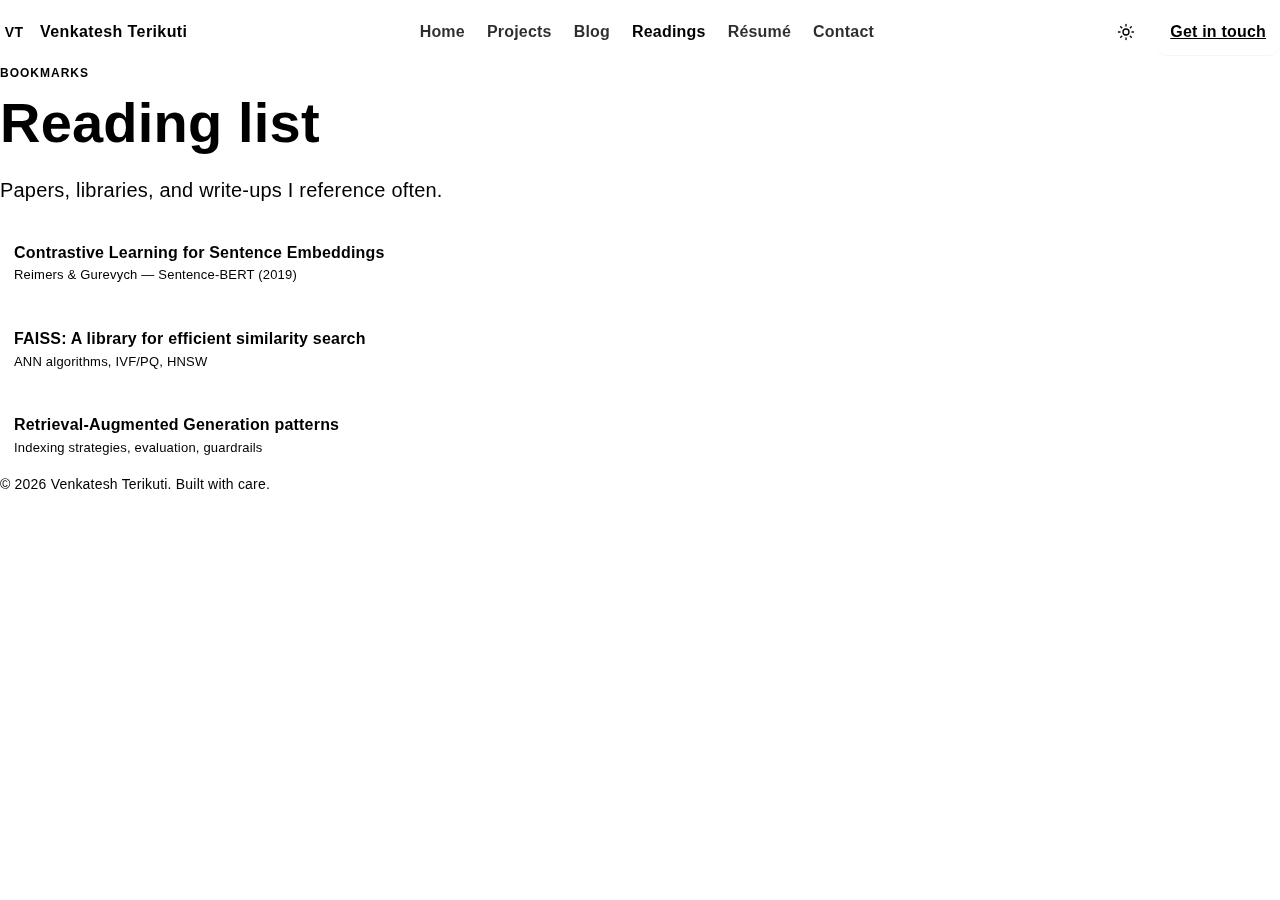
<file: readings.html>
<!doctype html>
<html lang="en" data-theme="auto">
  <head>
    <meta charset="utf-8" />
    <meta name="viewport" content="width=device-width, initial-scale=1" />
    <title>Readings — Venkatesh Terikuti</title>
    <meta name="description" content="Readings">
    <link rel="stylesheet" href="assets/site.css" />
  </head>
  <body>
    <a class="skip-link" href="#main">Skip to main content</a>
    <header role="banner" class="header">
      <div class="container nav">
        <a class="brand" href="index.html">
          <div class="brand-mark" aria-hidden="true">VT</div>
          <div>Venkatesh Terikuti</div>
        </a>
        <nav aria-label="Primary">
          <ul>
<li><a href="index.html">Home</a></li>
<li><a href="projects.html">Projects</a></li>
<li><a href="writing.html">Blog</a></li>
<li><a class="active" href="readings.html">Readings</a></li>
<li><a href="resume.html">Résumé</a></li>
<li><a href="contact.html">Contact</a></li>
          </ul>
        </nav>
        <div class="actions">
          <button id="themeToggle" class="icon-btn" aria-label="Toggle light/dark theme" title="Toggle theme"></button>
          <a class="btn" href="contact.html">Get in touch</a>
        </div>
      </div>
    </header>

    <main id="main">
  <section class="container hero">
    <div class="eyebrow">Bookmarks</div>
    <h1 class="title">Reading list</h1>
    <p class="lead">Papers, libraries, and write‑ups I reference often.</p>
  </section>
  <section>
    <div class="container list">
      <a class="list-item" href="https://arxiv.org/" target="_blank" rel="noreferrer noopener"><div><strong>Contrastive Learning for Sentence Embeddings</strong><div class="meta">Reimers & Gurevych — Sentence‑BERT (2019)</div></div></a>
      <a class="list-item" href="https://faiss.ai/" target="_blank" rel="noreferrer noopener"><div><strong>FAISS: A library for efficient similarity search</strong><div class="meta">ANN algorithms, IVF/PQ, HNSW</div></div></a>
      <a class="list-item" href="https://www.langchain.com/" target="_blank" rel="noreferrer noopener"><div><strong>Retrieval‑Augmented Generation patterns</strong><div class="meta">Indexing strategies, evaluation, guardrails</div></div></a>
    </div>
  </section>

    </main>

    <footer>
      <div class="container">
        © <span id="year"></span> Venkatesh Terikuti. Built with care.
      </div>
    </footer>
    <script src="assets/site.js"></script>
  </body>
</html>
</file>
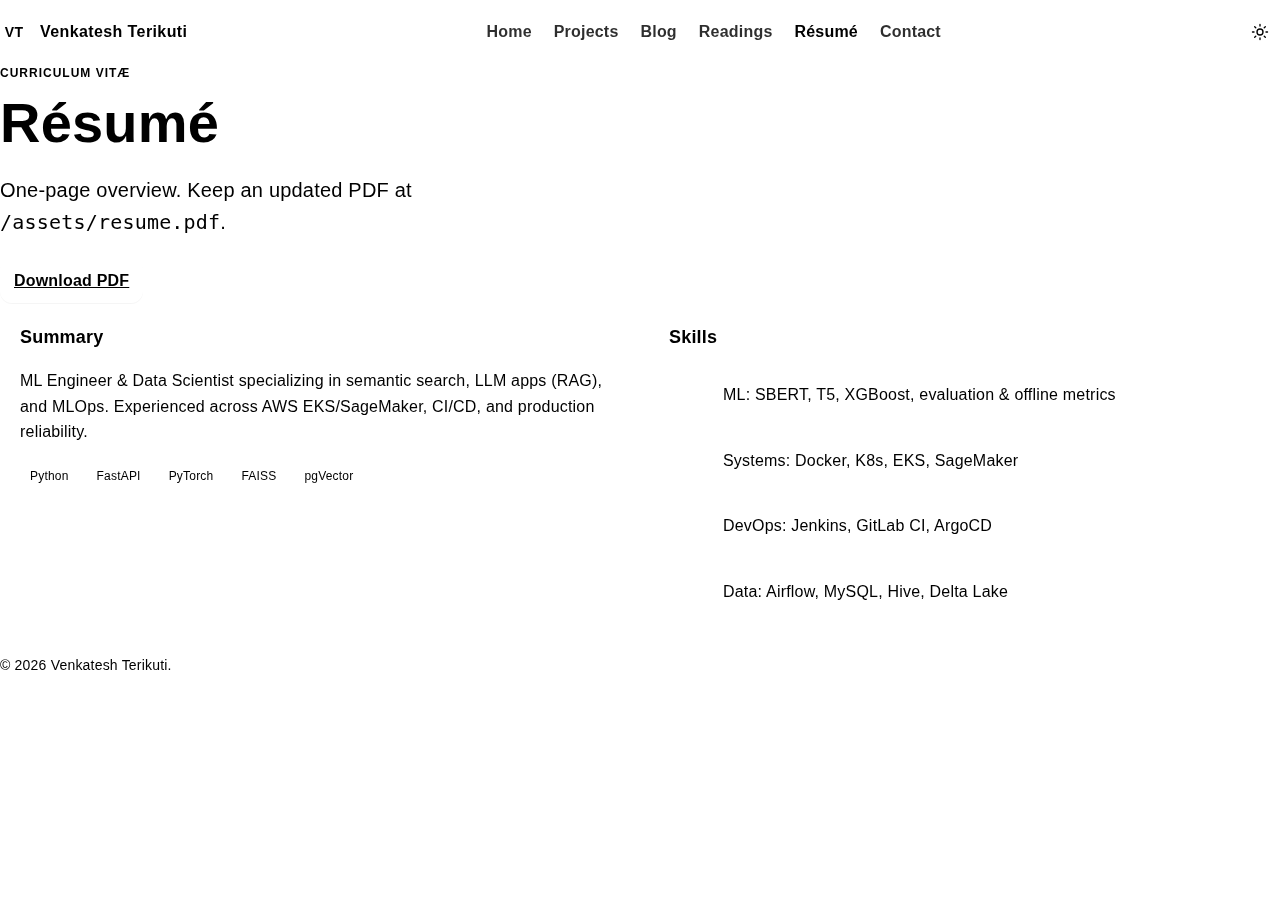
<file: resume.html>
<!-- ===============================
= file: resume.html
================================ -->
<!doctype html>
<html lang="en" data-theme="auto">
  <head>
    <meta charset="utf-8" />
    <meta name="viewport" content="width=device-width, initial-scale=1" />
    <title>Résumé — Venkatesh Terikuti</title>
    <meta name="description" content="Résumé of Venkatesh Terikuti">
    <link rel="stylesheet" href="assets/site.css" />
  </head>
  <body>
    <a class="skip-link" href="#main">Skip to main content</a>
    <header class="header">
      <div class="container nav">
        <a class="brand" href="/">
          <div class="brand-mark" aria-hidden="true">VT</div>
          <div>Venkatesh Terikuti</div>
        </a>
        <nav aria-label="Primary">
          <ul>
            <li><a href="/">Home</a></li>
            <li><a href="projects.html">Projects</a></li>
            <li><a href="writing.html">Blog</a></li>
            <li><a href="readings.html">Readings</a></li>
            <li><a class="active" href="resume.html">Résumé</a></li>
            <li><a href="contact.html">Contact</a></li>
          </ul>
        </nav>
        <div class="actions">
          <button id="themeToggle" class="icon-btn" aria-label="Toggle light/dark theme" title="Toggle theme"></button>
        </div>
      </div>
    </header>

    <main id="main">
      <section class="container hero">
        <div class="eyebrow">Curriculum Vitæ</div>
        <h1 class="title">Résumé</h1>
        <p class="lead">One‑page overview. Keep an updated PDF at <code>/assets/resume.pdf</code>.</p>
        <div class="hero-ctas"><a class="btn primary" href="assets/resume.pdf" download>Download PDF</a></div>
      </section>

      <section>
        <div class="container grid cols-2">
          <div class="card">
            <h3>Summary</h3>
            <p>ML Engineer & Data Scientist specializing in semantic search, LLM apps (RAG), and MLOps. Experienced across AWS EKS/SageMaker, CI/CD, and production reliability.</p>
            <div class="tags"><span class="tag">Python</span><span class="tag">FastAPI</span><span class="tag">PyTorch</span><span class="tag">FAISS</span><span class="tag">pgVector</span></div>
          </div>
          <div class="card">
            <h3>Skills</h3>
            <ul class="list">
              <li class="list-item">ML: SBERT, T5, XGBoost, evaluation & offline metrics</li>
              <li class="list-item">Systems: Docker, K8s, EKS, SageMaker</li>
              <li class="list-item">DevOps: Jenkins, GitLab CI, ArgoCD</li>
              <li class="list-item">Data: Airflow, MySQL, Hive, Delta Lake</li>
            </ul>
          </div>
        </div>
      </section>
    </main>

    <footer><div class="container">© <span id="year"></span> Venkatesh Terikuti.</div></footer>
    <script src="assets/site.js"></script>
  </body>
</html>
</file>
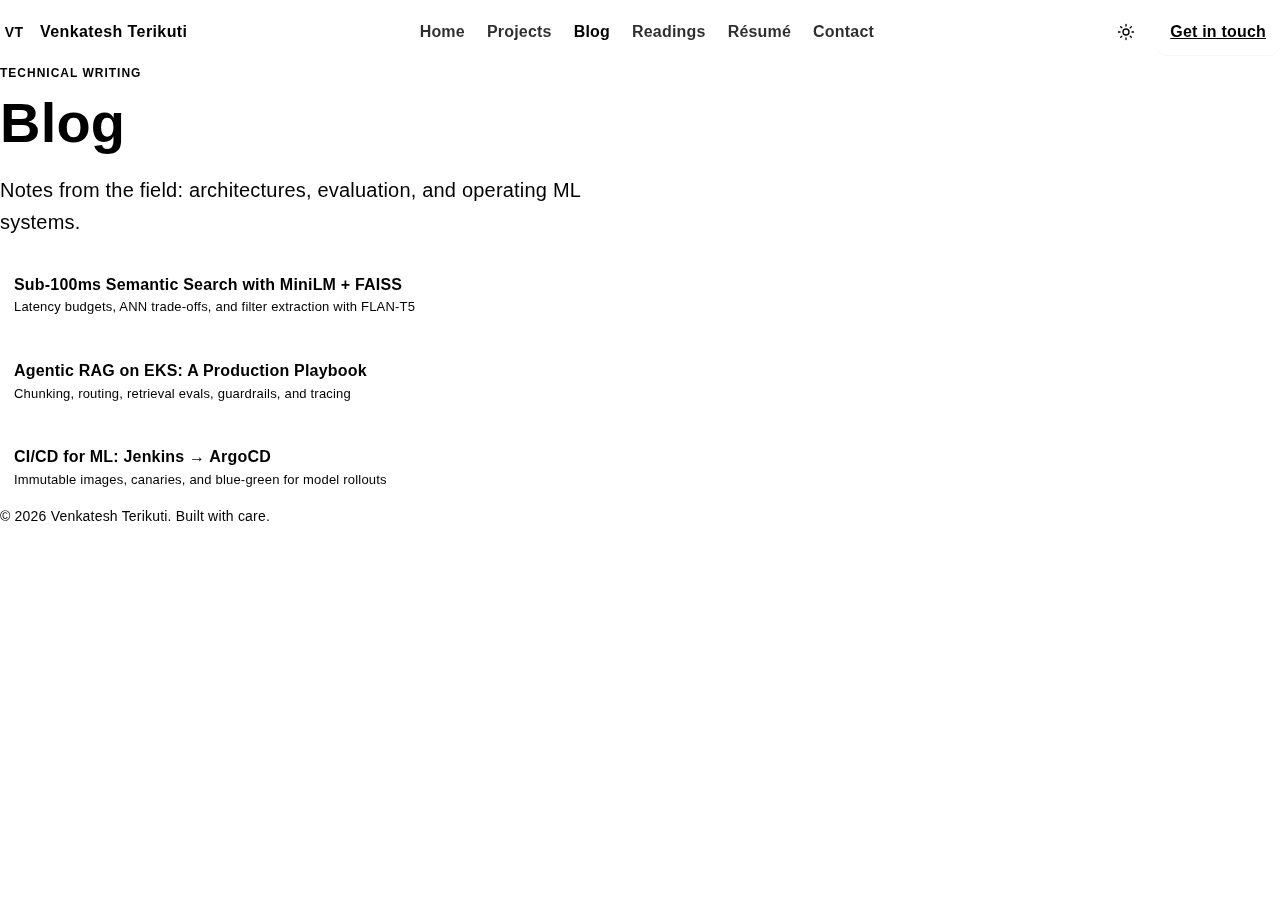
<file: writing.html>
<!doctype html>
<html lang="en" data-theme="auto">
  <head>
    <meta charset="utf-8" />
    <meta name="viewport" content="width=device-width, initial-scale=1" />
    <title>Blog — Venkatesh Terikuti</title>
    <meta name="description" content="Blog">
    <link rel="stylesheet" href="assets/site.css" />
  </head>
  <body>
    <a class="skip-link" href="#main">Skip to main content</a>
    <header role="banner" class="header">
      <div class="container nav">
        <a class="brand" href="index.html">
          <div class="brand-mark" aria-hidden="true">VT</div>
          <div>Venkatesh Terikuti</div>
        </a>
        <nav aria-label="Primary">
          <ul>
<li><a href="index.html">Home</a></li>
<li><a href="projects.html">Projects</a></li>
<li><a class="active" href="writing.html">Blog</a></li>
<li><a href="readings.html">Readings</a></li>
<li><a href="resume.html">Résumé</a></li>
<li><a href="contact.html">Contact</a></li>
          </ul>
        </nav>
        <div class="actions">
          <button id="themeToggle" class="icon-btn" aria-label="Toggle light/dark theme" title="Toggle theme"></button>
          <a class="btn" href="contact.html">Get in touch</a>
        </div>
      </div>
    </header>

    <main id="main">
  <section class="container hero">
    <div class="eyebrow">Technical writing</div>
    <h1 class="title">Blog</h1>
    <p class="lead">Notes from the field: architectures, evaluation, and operating ML systems.</p>
  </section>
  <section>
    <div class="container list">
      <a class="list-item" href="#"><div><strong>Sub‑100ms Semantic Search with MiniLM + FAISS</strong><div class="meta">Latency budgets, ANN trade‑offs, and filter extraction with FLAN‑T5</div></div></a>
      <a class="list-item" href="#"><div><strong>Agentic RAG on EKS: A Production Playbook</strong><div class="meta">Chunking, routing, retrieval evals, guardrails, and tracing</div></div></a>
      <a class="list-item" href="#"><div><strong>CI/CD for ML: Jenkins → ArgoCD</strong><div class="meta">Immutable images, canaries, and blue‑green for model rollouts</div></div></a>
    </div>
  </section>

    </main>

    <footer>
      <div class="container">
        © <span id="year"></span> Venkatesh Terikuti. Built with care.
      </div>
    </footer>
    <script src="assets/site.js"></script>
  </body>
</html>
</file>
<file: assets/site.css>
<!-- ===============================
= file: assets/site.css (shared styles)
================================ -->
/* Apple‑ish Minimal Aesthetic */
:root {
  --bg: #ffffff;
  --text: #0a0a0a;
  --muted: #666668;
  --surface: #f5f5f7;
  --card: #ffffff;
  --border: #e5e5ea;
  --accent: #0071e3;
  --shadow: 0 6px 24px rgba(0,0,0,0.06);
  --radius: 18px;
  --maxw: 1120px;
  --space-1: 4px;
  --space-2: 8px;
  --space-3: 12px;
  --space-4: 16px;
  --space-5: 24px;
  --space-6: 32px;
  --space-7: 48px;
  --space-8: 72px;
}
html[data-theme="dark"] {
  --bg: #0b0b0c;
  --text: #f5f5f7;
  --muted: #a9a9ad;
  --surface: #111113;
  --card: #141416;
  --border: #2a2a2e;
  --accent: #0a84ff;
  --shadow: 0 6px 24px rgba(0,0,0,0.45);
}
* { box-sizing: border-box; }
html, body { height: 100%; }
body {
  margin: 0;
  font-family: -apple-system, BlinkMacSystemFont, "Segoe UI", Inter, "Helvetica Neue", Arial, system-ui, sans-serif;
  color: var(--text);
  background: radial-gradient(1200px 800px at 70% -10%, var(--surface), transparent 40%), var(--bg);
  line-height: 1.6;
  letter-spacing: 0.2px;
  -webkit-font-smoothing: antialiased;
  -moz-osx-font-smoothing: grayscale;
}

.skip-link{position:absolute;left:-9999px;top:auto;width:1px;height:1px;overflow:hidden}
.skip-link:focus{left:16px;top:16px;width:auto;height:auto;padding:8px 12px;background:var(--card);border-radius:8px;box-shadow:var(--shadow)}
.container{max-width:var(--maxw);margin:0 auto;padding:0 var(--space-6)}
.header{position:sticky;top:0;z-index:50;backdrop-filter:saturate(180%) blur(10px);background:color-mix(in oklab, var(--bg) 72%, transparent);border-bottom:1px solid var(--border)}
.nav{display:flex;align-items:center;justify-content:space-between;height:64px}
.brand{display:flex;align-items:center;gap:12px;font-weight:700;letter-spacing:.4px;text-decoration:none;color:inherit}
.brand-mark{width:28px;height:28px;display:grid;place-items:center;border-radius:10px;background:var(--text);color:var(--bg);font-size:14px;font-weight:800}
nav ul{list-style:none;margin:0;padding:0;display:flex;gap:22px}
nav a{text-decoration:none;color:var(--text);opacity:.82;font-weight:600}
nav a:hover,nav a.active{opacity:1}
.actions{display:flex;align-items:center;gap:10px}
.btn{appearance:none;border:1px solid var(--border);background:var(--card);color:var(--text);border-radius:12px;padding:10px 14px;font-weight:600;cursor:pointer;box-shadow:0 1px 0 rgba(0,0,0,0.04);transition:transform .08s ease, box-shadow .2s ease, border-color .2s ease}
.btn:hover{transform:translateY(-1px);box-shadow:var(--shadow)}
.btn.primary{background:var(--text);color:var(--bg);border-color:transparent}
.icon-btn{border:1px solid var(--border);background:var(--card);display:grid;place-items:center;width:40px;height:40px;border-radius:12px}
.icon{width:18px;height:18px;display:inline-block}
.hero{padding:var(--space-8) 0 var(--space-7)}
.eyebrow{text-transform:uppercase;letter-spacing:1px;color:var(--muted);font-size:12px;font-weight:700}
.title{font-size:clamp(28px,5vw,56px);line-height:1.08;margin:10px 0 12px;font-weight:800}
.lead{font-size:clamp(16px,1.8vw,20px);color:var(--muted);max-width:56ch}
.hero-ctas{display:flex;gap:12px;margin-top:20px}
section{padding:var(--space-8) 0;border-top:1px solid var(--border)}
section:first-of-type{border-top:0}
.section-title{font-size:22px;margin:0 0 var(--space-5);letter-spacing:.2px}
.kicker{color:var(--muted);font-size:14px;margin-bottom:var(--space-3)}
.grid{display:grid;gap:18px}
@media (min-width:780px){.grid.cols-2{grid-template-columns:1fr 1fr}.grid.cols-3{grid-template-columns:repeat(3,1fr)}}
.card{background:var(--card);border:1px solid var(--border);border-radius:var(--radius);padding:20px;box-shadow:var(--shadow);transition:transform .18s ease, box-shadow .25s ease, border-color .25s ease}
.card:hover{transform:translateY(-2px);box-shadow:0 10px 28px rgba(0,0,0,.08);border-color:color-mix(in oklab, var(--accent) 35%, var(--border))}
.card h3{margin-top:0;margin-bottom:6px;font-size:18px}
.meta{color:var(--muted);font-size:13px}
.tags{display:flex;flex-wrap:wrap;gap:8px;margin-top:10px}
.tag{font-size:12px;padding:6px 10px;border:1px solid var(--border);background:color-mix(in oklab, var(--surface) 45%, transparent);border-radius:999px}
.list{display:grid;gap:12px}
.list a{text-decoration:none;color:var(--text)}
.list-item{display:flex;align-items:start;gap:12px;padding:14px;border:1px solid var(--border);border-radius:12px;background:var(--card)}
.list-item:hover{border-color:color-mix(in oklab, var(--accent) 30%, var(--border));box-shadow:var(--shadow)}
footer{padding:var(--space-7) 0;border-top:1px solid var(--border);color:var(--muted);font-size:14px}
.reveal{opacity:0;transform:translateY(12px);transition:opacity .6s ease, transform .6s ease}
.reveal.in-view{opacity:1;transform:translateY(0)}
.timeline{display:grid;gap:18px}
.t-item{background:var(--card);border:1px solid var(--border);border-radius:var(--radius);padding:20px;box-shadow:var(--shadow)}
.t-head{display:flex;align-items:baseline;justify-content:space-between;gap:12px;margin-bottom:8px}
.muted{color:var(--muted)}

/* Reduced motion */
@media (prefers-reduced-motion: reduce){.btn,.card,.list-item,.reveal{transition:none!important}}
</file>
